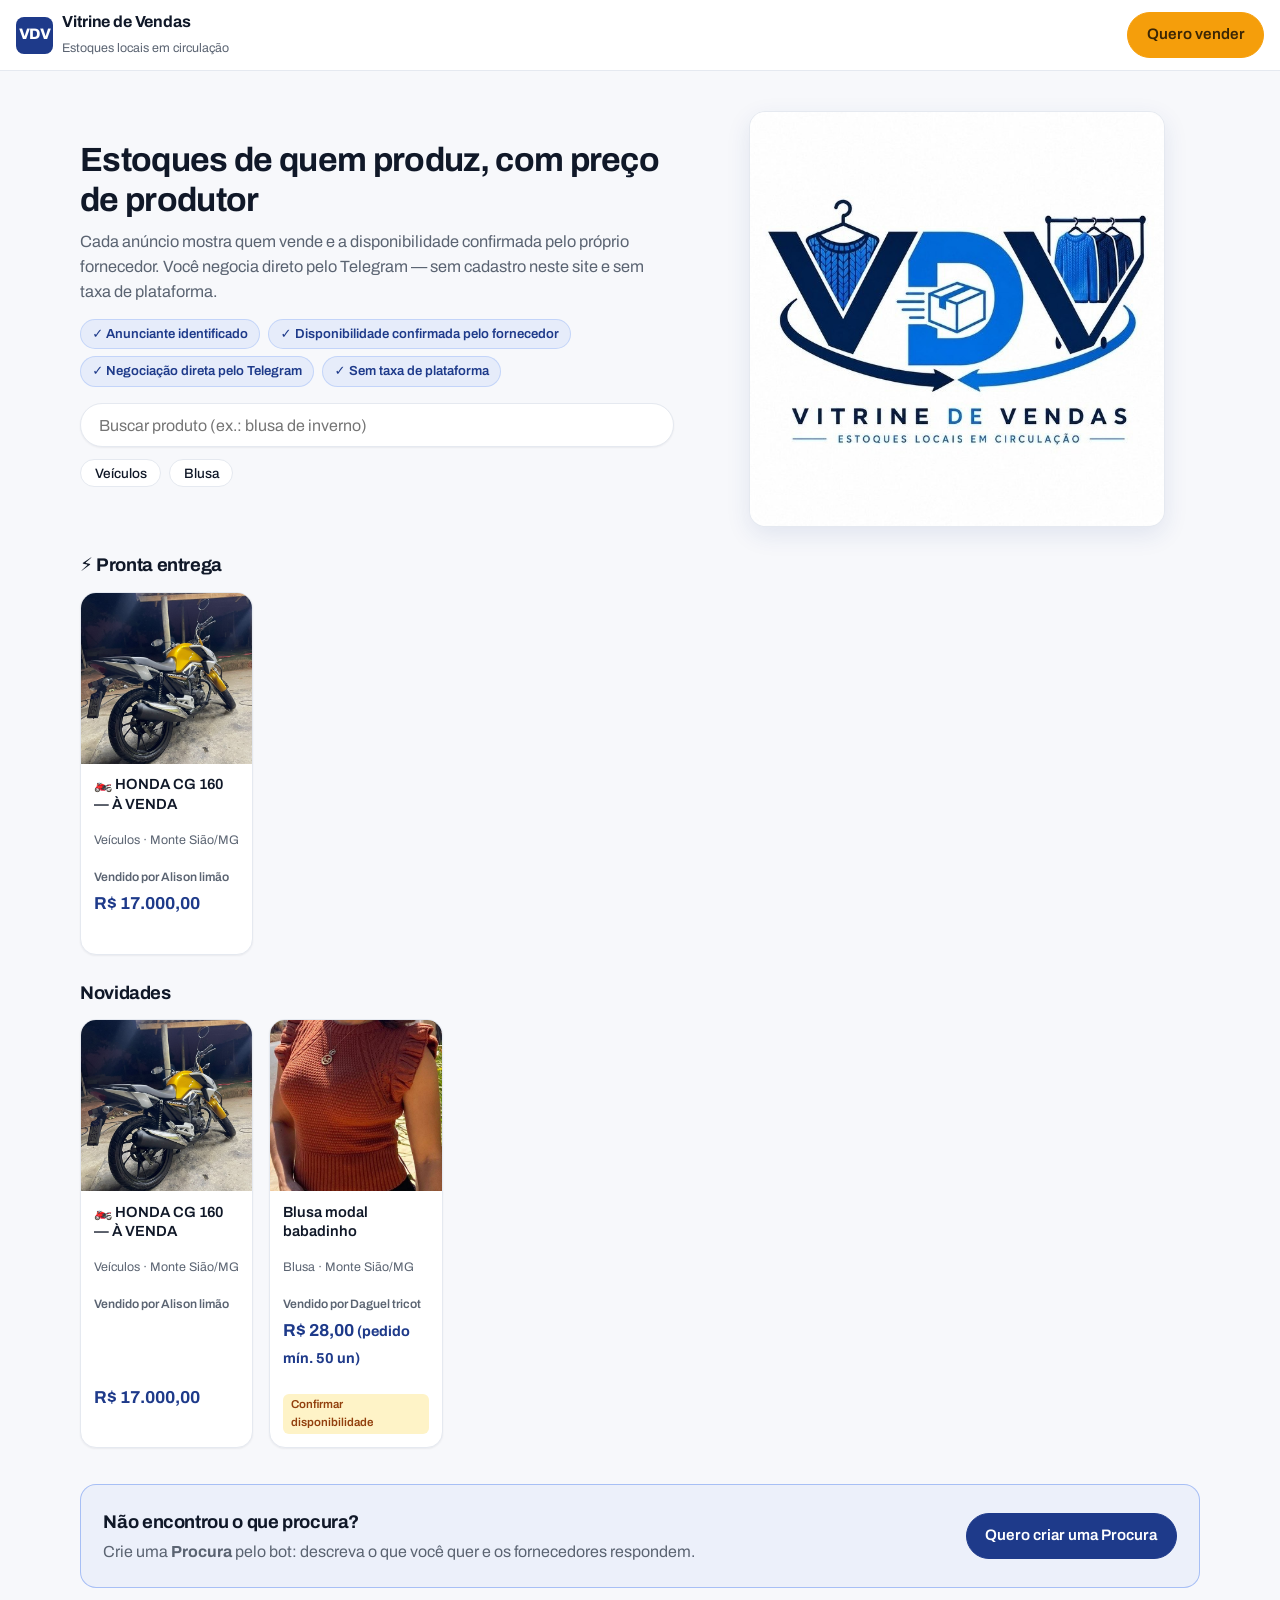
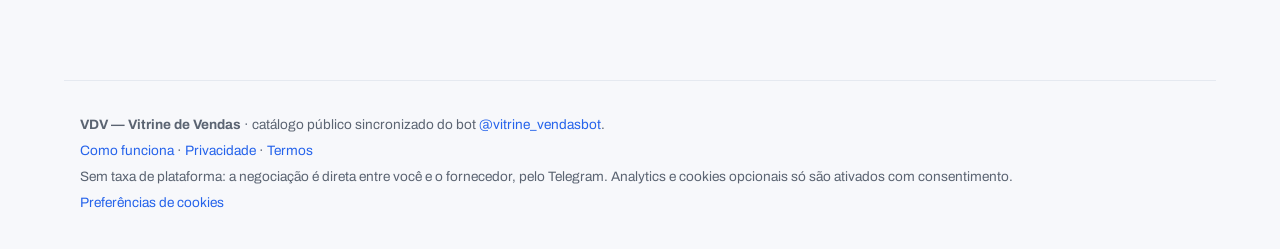
<file: index.html>
<!doctype html>
<html lang="pt-BR">
<head>
  <meta charset="utf-8">
  <meta name="viewport" content="width=device-width, initial-scale=1">
  <title>VDV — Vitrine de Vendas</title>
  <meta name="description" content="Catálogo público de estoques de fornecedores locais, com anunciante identificado e disponibilidade confirmada. Negocie direto pelo Telegram — sem taxa de plataforma.">
  <meta name="robots" content="index,follow">
  <link rel="canonical" href="https://alisonlimao.github.io/vendas/">
  <meta property="og:type" content="website">
  <meta property="og:site_name" content="VDV — Vitrine de Vendas">
  <meta property="og:url" content="https://alisonlimao.github.io/vendas/">
  <meta property="og:image" content="https://alisonlimao.github.io/vendas/assets/vdv-banner-share-1200x630.jpg">
  <meta property="og:image:width" content="1200">
  <meta property="og:image:height" content="630">
  <meta property="og:image:alt" content="VDV — Vitrine de Vendas. Estoques locais em circulação.">
  <meta name="twitter:card" content="summary_large_image">
  <script>
    window.dataLayer = window.dataLayer || [];
    function gtag(){ dataLayer.push(arguments); }
    function vdvGrantAnalyticsAndTrackPage() {
      gtag('consent', 'update', {
        'analytics_storage': 'granted'
      });
      if (window.__vdvAnalyticsPageTrackedAfterConsent) return;
      window.__vdvAnalyticsPageTrackedAfterConsent = true;
      gtag('event', 'page_view', {
        page_title: document.title,
        page_location: window.location.href,
        page_path: window.location.pathname + window.location.search
      });
    }

    gtag('consent', 'default', {
      'ad_storage': 'denied',
      'ad_user_data': 'denied',
      'ad_personalization': 'denied',
      'analytics_storage': 'denied',
      'wait_for_update': 500
    });
  </script>
  <script async src="https://www.googletagmanager.com/gtag/js?id=G-P22B9BLHBR"></script>
  <script>
    gtag('js', new Date());
    gtag('config', 'G-P22B9BLHBR', {
      'anonymize_ip': true
    });
  </script>
  <script
    type="text/javascript"
    src="https://www.termsfeed.com/public/cookie-consent/4.2.0/cookie-consent.js"
    charset="UTF-8"></script>
  <script type="text/javascript" charset="UTF-8">
    document.addEventListener('DOMContentLoaded', function () {
      if (!window.cookieconsent || !window.cookieconsent.run) return;
      cookieconsent.run({
        "notice_banner_type": "simple",
        "consent_type": "express",
        "palette": "dark",
        "language": "pt",
        "website_name": "VDV — Vitrine de Vendas",
        "open_preferences_center_selector": "#open_preferences_center",
        "page_load_consent_levels": ["strictly-necessary"],
        "notice_banner_reject_button_hide": false,
        "preferences_center_close_button_hide": false,
        "page_refresh_confirmation_buttons": false,
        "callbacks": {
          "scripts_specific_loaded": function(level) {
            switch(level) {
              case 'tracking':
                vdvGrantAnalyticsAndTrackPage();
                break;
              case 'targeting':
                gtag('consent', 'update', {
                  'ad_storage': 'granted',
                  'ad_user_data': 'granted',
                  'ad_personalization': 'granted'
                });
                break;
            }
          }
        },
        "callbacks_force": true
      });
    });
  </script>
  <link rel="stylesheet" href="assets/css/vdv.css">
</head>
<body data-page="home">
  <header class="topbar">
    <div class="brand">
      <span class="logo" aria-hidden="true">VDV</span>
      <div>
        <strong>Vitrine de Vendas</strong>
        <small>Estoques locais em circulação</small>
      </div>
    </div>
    <a class="btn btn-sell" data-deep-link="vender" data-ga-origin="cta_topo_vender" href="#">Quero vender</a>
  </header>

  <main>
    <section class="hero">
      <div class="hero-copy">
        <h1>Estoques de quem produz, com preço de produtor</h1>
        <p>Cada anúncio mostra quem vende e a disponibilidade confirmada pelo próprio fornecedor. Você negocia direto pelo Telegram — sem cadastro neste site e sem taxa de plataforma.</p>
        <ul class="trust-row" aria-label="Por que confiar">
          <li>✓ Anunciante identificado</li>
          <li>✓ Disponibilidade confirmada pelo fornecedor</li>
          <li>✓ Negociação direta pelo Telegram</li>
          <li>✓ Sem taxa de plataforma</li>
        </ul>
        <div class="searchbar">
          <input id="search" type="search" placeholder="Buscar produto (ex.: blusa de inverno)"
                 autocomplete="off" aria-label="Buscar produto">
        </div>
        <div id="categories" class="chips" aria-label="Categorias"></div>
      </div>
      <!-- Banner da arte oficial do VDV (VDV-20260831-05) -->
      <div class="hero-banner">
        <img src="assets/vdv-banner.jpg" alt="VDV — Vitrine de Vendas. Estoques locais em circulação" width="664" height="643">
      </div>
    </section>

    <p id="status" class="status" role="status"></p>

    <section id="results" hidden>
      <h2 id="results-title">Resultado da busca</h2>
      <div id="results-grid" class="grid"></div>
      <button id="clear-search" class="btn btn-ghost" hidden>Limpar busca</button>
    </section>

    <section id="section-pronta">
      <h2>⚡ Pronta entrega</h2>
      <div class="grid" data-slot="pronta"></div>
    </section>

    <section id="section-novidades">
      <h2>Novidades</h2>
      <div class="grid" id="grid-recent"></div>
    </section>

    <section id="section-empty" hidden>
      <h2>Nenhuma oferta por aqui ainda…</h2>
      <p>O catálogo está vazio agora. Volte em breve — ou peça o que você procura:</p>
    </section>

    <section class="cta-procura">
      <div>
        <h2>Não encontrou o que procura?</h2>
        <p>Crie uma <strong>Procura</strong> pelo bot: descreva o que você quer e os fornecedores respondem.</p>
      </div>
      <a class="btn btn-primary" data-deep-link="procura" data-ga-origin="cta_home_procura" href="#">Quero criar uma Procura</a>
    </section>
  </main>

  <footer>
    <p><strong>VDV — Vitrine de Vendas</strong> · catálogo público sincronizado do bot <a data-deep-link="home" data-ga-origin="rodape_bot" href="#">@vitrine_vendasbot</a>.</p>
    <p><a href="como-funciona.html">Como funciona</a> · <a href="privacidade.html">Privacidade</a> · <a href="termos.html">Termos</a></p>
    <p>Sem taxa de plataforma: a negociação é direta entre você e o fornecedor, pelo Telegram. Analytics e cookies opcionais só são ativados com consentimento.</p>
    <p><a href="#" id="open_preferences_center">Preferências de cookies</a></p>
  </footer>

  <script src="assets/js/app.js"></script>
  <noscript>
    Gerenciamento de consentimento de cookies por <a href="https://www.termsfeed.com/">TermsFeed</a>.
  </noscript>
</body>
</html>
</file>
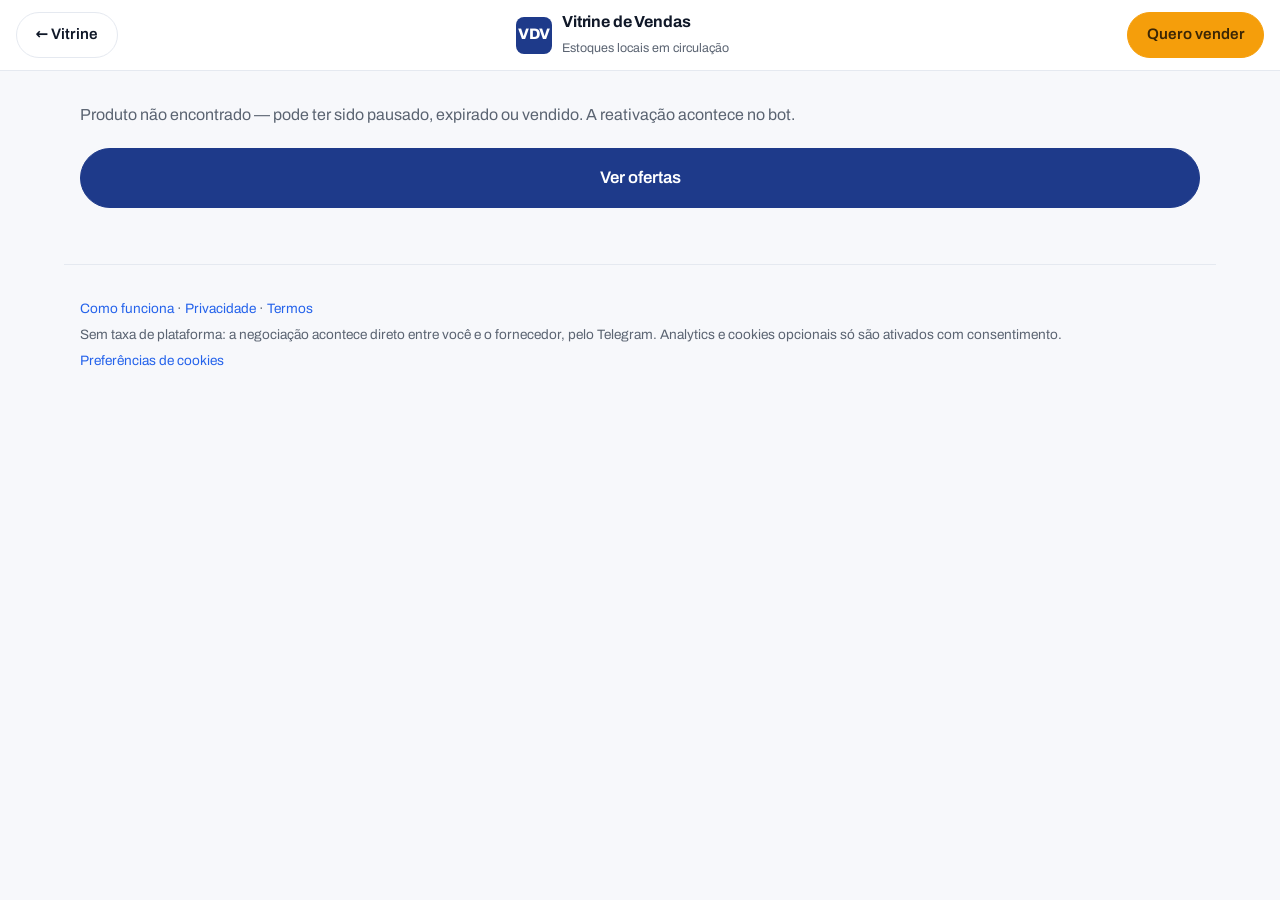
<file: produto/index.html>
<!doctype html>
<html lang="pt-BR">
<head>
  <meta charset="utf-8">
  <meta name="viewport" content="width=device-width, initial-scale=1">
  <title>Produto — VDV, Vitrine de Vendas</title>
  <meta name="description" content="Detalhes da oferta de atacado: preço, pedido mínimo, disponibilidade e contato pelo Telegram.">
  <meta name="robots" content="index,follow">
  <meta property="og:type" content="product">
  <meta property="og:site_name" content="VDV — Vitrine de Vendas">
  <!-- Opengraph completado dinamicamente (OG image precisa de URL absoluta).
       A imagem abaixo é o fallback quando o produto não renderiza og:image
       própria (banner oficial do VDV — VDV-20260831-05). -->
  <meta property="og:image" content="https://alisonlimao.github.io/vendas/assets/vdv-banner-share-1200x630.jpg">
  <meta property="og:image:width" content="1200">
  <meta property="og:image:height" content="630">
  <meta property="og:image:alt" content="VDV — Vitrine de Vendas. Estoques locais em circulação.">
  <meta name="twitter:card" content="summary_large_image">
  <meta property="og:title" content="Vitrine de Atacado">
  <meta property="og:description" content="Oferta de atacado — negocie pelo Telegram.">
  <script>
    window.dataLayer = window.dataLayer || [];
    function gtag(){ dataLayer.push(arguments); }
    function vdvGrantAnalyticsAndTrackPage() {
      gtag('consent', 'update', {
        'analytics_storage': 'granted'
      });
      if (window.__vdvAnalyticsPageTrackedAfterConsent) return;
      window.__vdvAnalyticsPageTrackedAfterConsent = true;
      gtag('event', 'page_view', {
        page_title: document.title,
        page_location: window.location.href,
        page_path: window.location.pathname + window.location.search
      });
    }

    gtag('consent', 'default', {
      'ad_storage': 'denied',
      'ad_user_data': 'denied',
      'ad_personalization': 'denied',
      'analytics_storage': 'denied',
      'wait_for_update': 500
    });
  </script>
  <script async src="https://www.googletagmanager.com/gtag/js?id=G-P22B9BLHBR"></script>
  <script>
    gtag('js', new Date());
    gtag('config', 'G-P22B9BLHBR', {
      'anonymize_ip': true
    });
  </script>
  <script
    type="text/javascript"
    src="https://www.termsfeed.com/public/cookie-consent/4.2.0/cookie-consent.js"
    charset="UTF-8"></script>
  <script type="text/javascript" charset="UTF-8">
    document.addEventListener('DOMContentLoaded', function () {
      if (!window.cookieconsent || !window.cookieconsent.run) return;
      cookieconsent.run({
        "notice_banner_type": "simple",
        "consent_type": "express",
        "palette": "dark",
        "language": "pt",
        "website_name": "VDV — Vitrine de Vendas",
        "open_preferences_center_selector": "#open_preferences_center",
        "page_load_consent_levels": ["strictly-necessary"],
        "notice_banner_reject_button_hide": false,
        "preferences_center_close_button_hide": false,
        "page_refresh_confirmation_buttons": false,
        "callbacks": {
          "scripts_specific_loaded": function(level) {
            switch(level) {
              case 'tracking':
                vdvGrantAnalyticsAndTrackPage();
                break;
              case 'targeting':
                gtag('consent', 'update', {
                  'ad_storage': 'granted',
                  'ad_user_data': 'granted',
                  'ad_personalization': 'granted'
                });
                break;
            }
          }
        },
        "callbacks_force": true
      });
    });
  </script>
  <link rel="stylesheet" href="../assets/css/vdv.css">
</head>
<body data-page="produto">
  <header class="topbar">
    <a class="btn btn-ghost" href=".." data-ga-origin="produto_voltar">&larr; Vitrine</a>
    <div class="brand">
      <span class="logo" aria-hidden="true">VDV</span>
      <div>
        <strong>Vitrine de Vendas</strong>
        <small>Estoques locais em circulação</small>
      </div>
    </div>
    <a class="btn btn-sell" data-deep-link="vender" data-ga-origin="produto_topo_vender" href="#">Quero vender</a>
  </header>

  <main id="produto-main">
    <p id="status" class="status" role="status">Carregando…</p>
  </main>

  <footer>
    <p><a href="../como-funciona.html">Como funciona</a> · <a href="../privacidade.html">Privacidade</a> · <a href="../termos.html">Termos</a></p>
    <p>Sem taxa de plataforma: a negociação acontece direto entre você e o fornecedor, pelo Telegram. Analytics e cookies opcionais só são ativados com consentimento.</p>
    <p><a href="#" id="open_preferences_center">Preferências de cookies</a></p>
  </footer>

  <script src="../assets/js/app.js"></script>
  <noscript>
    Gerenciamento de consentimento de cookies por <a href="https://www.termsfeed.com/">TermsFeed</a>.
  </noscript>
</body>
</html>
</file>
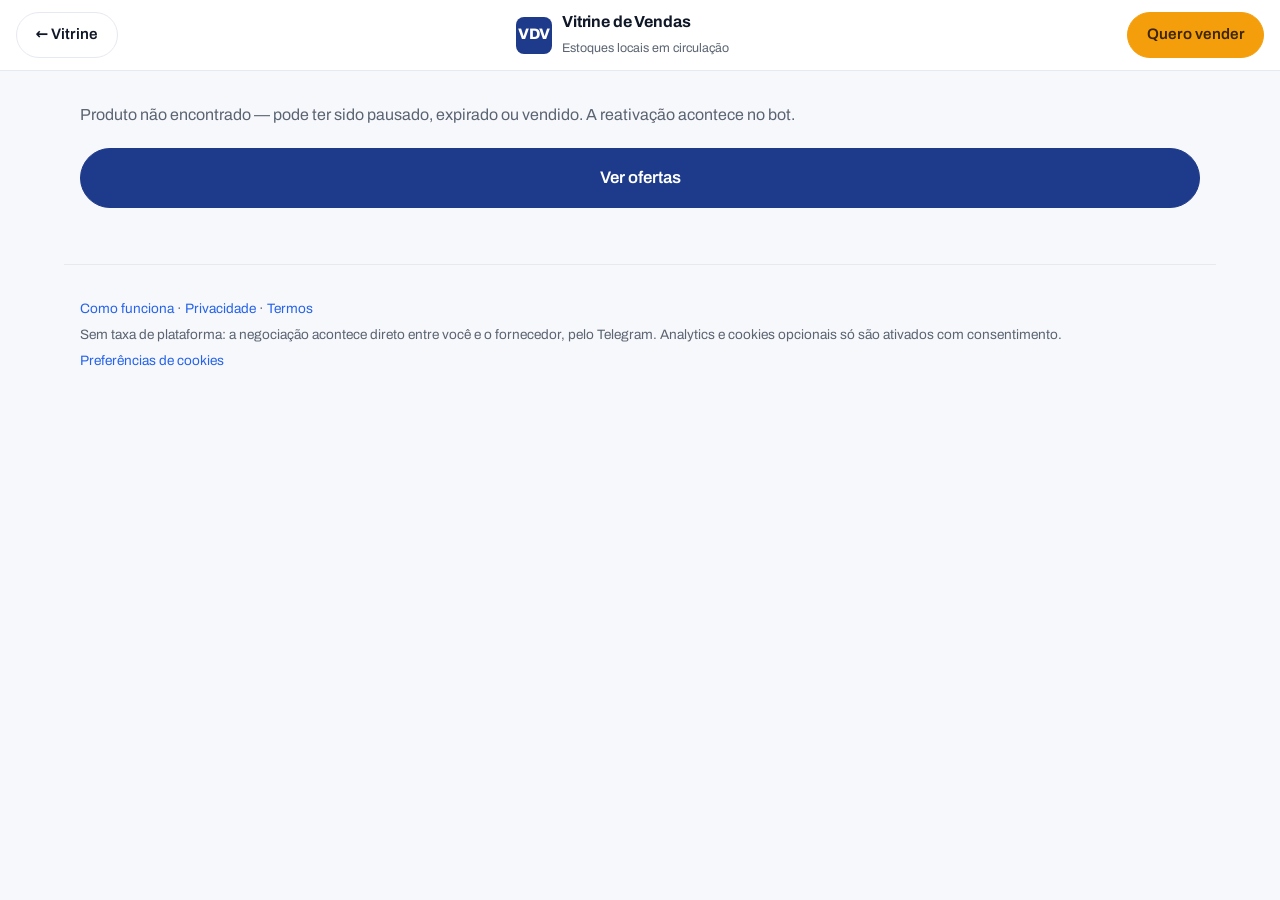
<file: produto/4198839a-d872-4cc9-9910-50ff163cc6e4/index.html>
<!doctype html>
<html lang="pt-BR">
<head>
<meta charset="utf-8">
<meta name="viewport" content="width=device-width, initial-scale=1">
<title>Anúncio indisponível — VDV, Vitrine de Vendas</title>
<meta name="robots" content="noindex">
<meta property="og:type" content="website">
<meta property="og:site_name" content="VDV — Vitrine de Vendas">
<meta property="og:title" content="Anúncio indisponível — VDV, Vitrine de Vendas">
<meta property="og:description"
      content="Este anúncio não está mais disponível na vitrine. Veja as ofertas atuais no bot.">
<meta property="og:url" content="https://alisonlimao.github.io/vendas/produto/4198839a-d872-4cc9-9910-50ff163cc6e4/">
<link rel="canonical" href="https://alisonlimao.github.io/vendas/produto/4198839a-d872-4cc9-9910-50ff163cc6e4/">
<meta http-equiv="refresh" content="0; url=../index.html?id=4198839a-d872-4cc9-9910-50ff163cc6e4">
</head>
<body>
<p>Este anúncio não está mais disponível. <a href="../index.html?id=4198839a-d872-4cc9-9910-50ff163cc6e4">Ver ofertas atuais</a>.</p>
<script>location.replace("../index.html?id=4198839a-d872-4cc9-9910-50ff163cc6e4");</script>
</body>
</html>
</file>
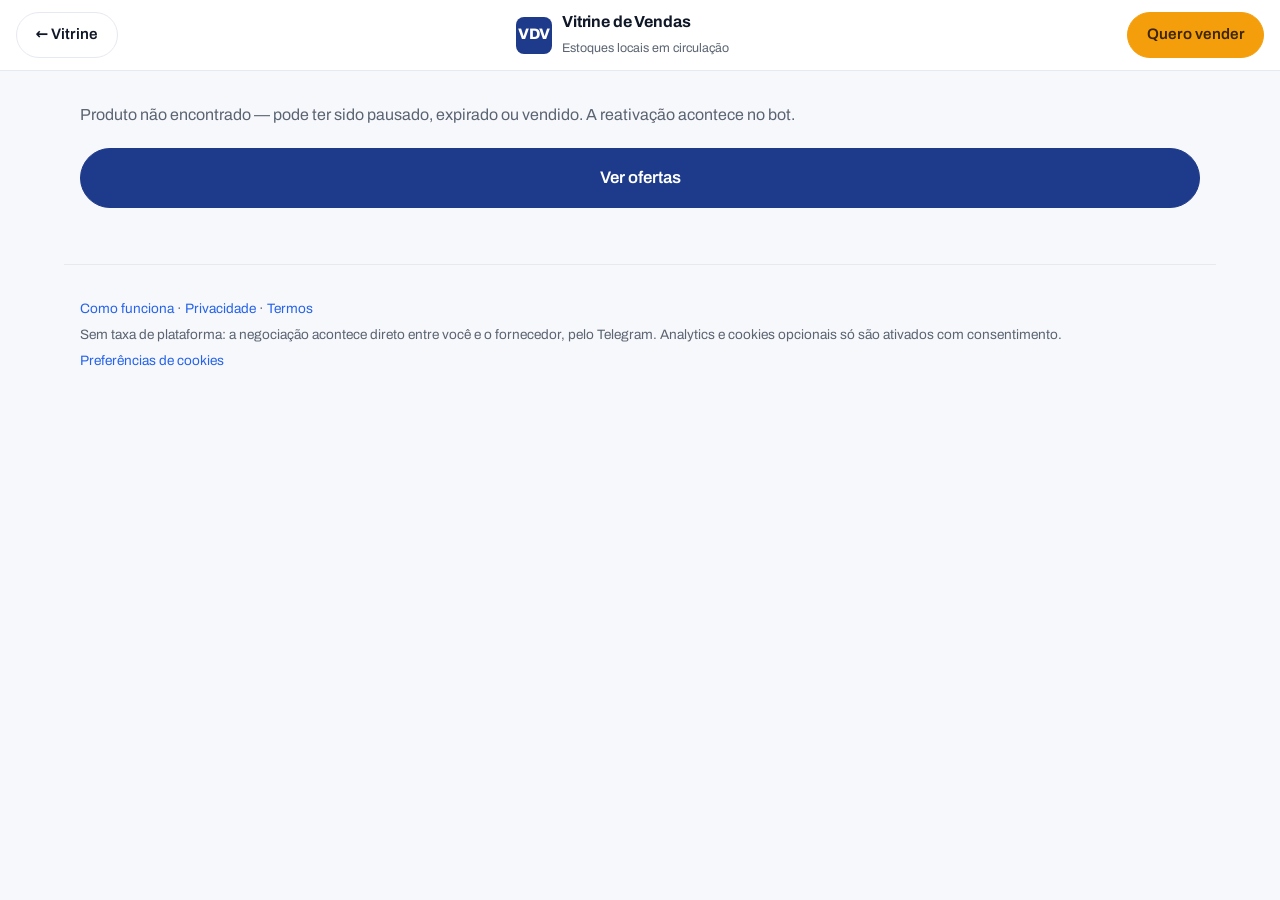
<file: produto/67d16995-1020-456a-af03-ecd896a22376/index.html>
<!doctype html>
<html lang="pt-BR">
<head>
<meta charset="utf-8">
<meta name="viewport" content="width=device-width, initial-scale=1">
<title>Anúncio indisponível — VDV, Vitrine de Vendas</title>
<meta name="robots" content="noindex">
<meta property="og:type" content="website">
<meta property="og:site_name" content="VDV — Vitrine de Vendas">
<meta property="og:title" content="Anúncio indisponível — VDV, Vitrine de Vendas">
<meta property="og:description"
      content="Este anúncio não está mais disponível na vitrine. Veja as ofertas atuais no bot.">
<meta property="og:url" content="https://alisonlimao.github.io/vendas/produto/67d16995-1020-456a-af03-ecd896a22376/">
<link rel="canonical" href="https://alisonlimao.github.io/vendas/produto/67d16995-1020-456a-af03-ecd896a22376/">
<meta http-equiv="refresh" content="0; url=../index.html?id=67d16995-1020-456a-af03-ecd896a22376">
</head>
<body>
<p>Este anúncio não está mais disponível. <a href="../index.html?id=67d16995-1020-456a-af03-ecd896a22376">Ver ofertas atuais</a>.</p>
<script>location.replace("../index.html?id=67d16995-1020-456a-af03-ecd896a22376");</script>
</body>
</html>
</file>
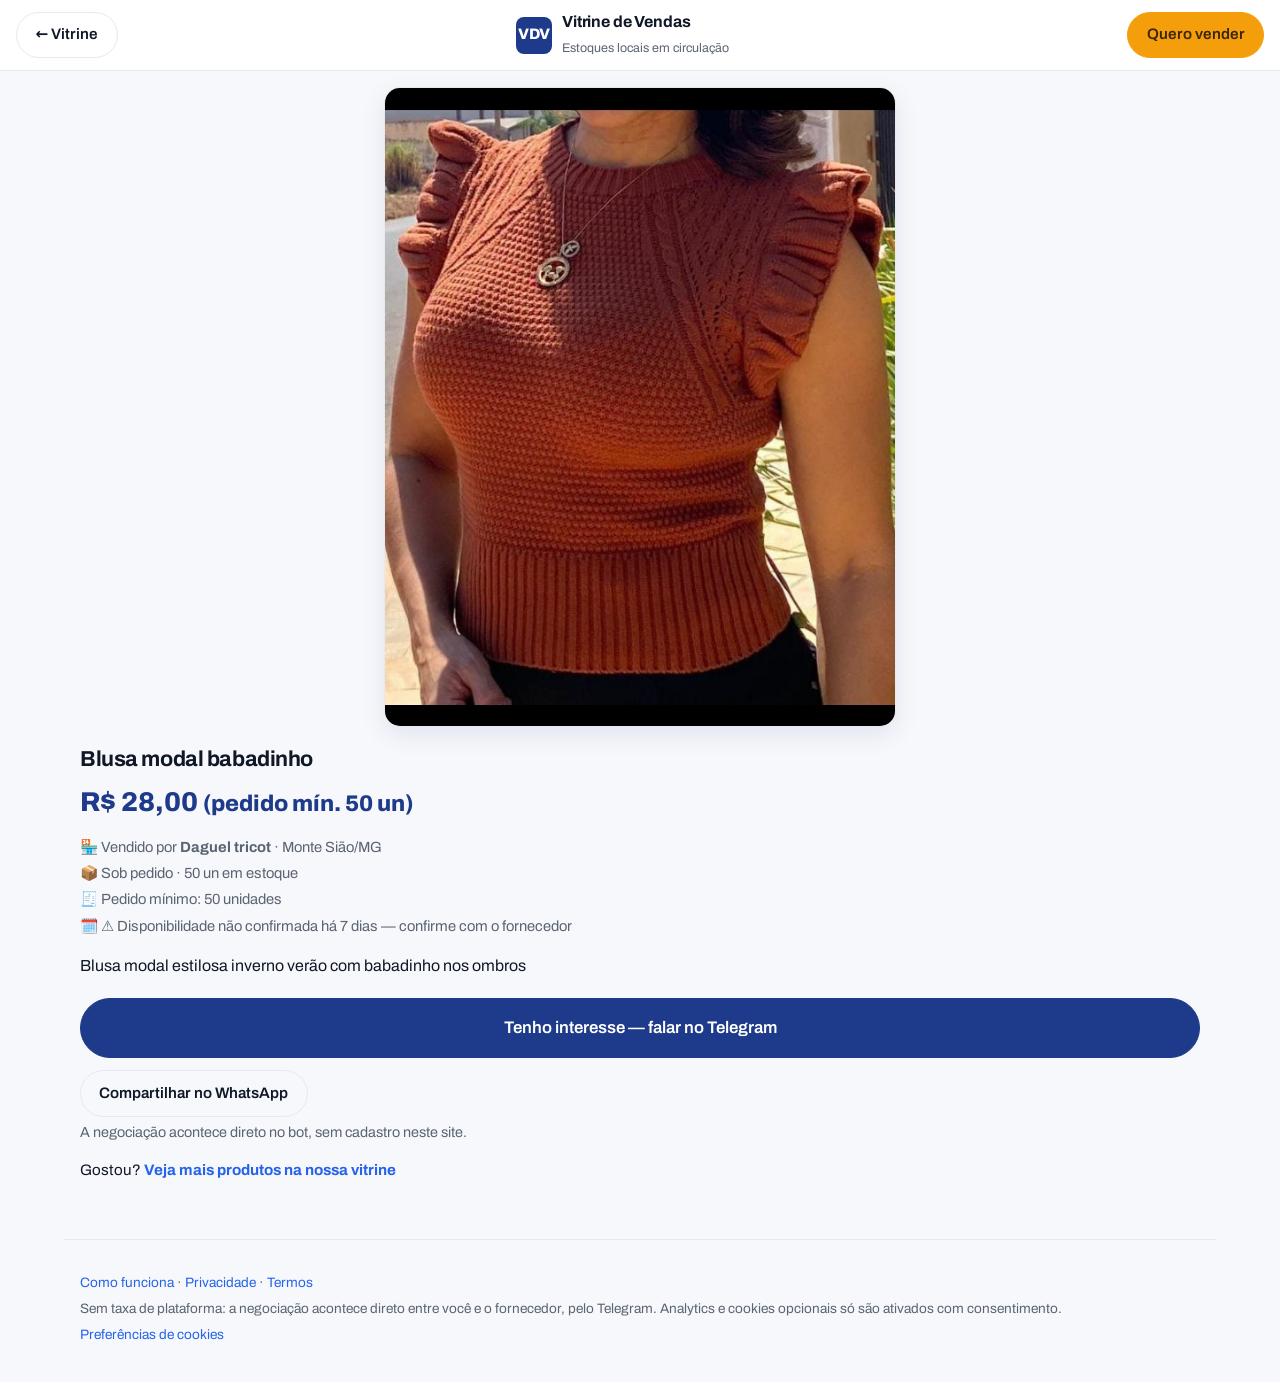
<file: produto/973b2c9d-8d82-45b1-87cc-3c160be64446/index.html>
<!doctype html>
<html lang="pt-BR">
<head>
<meta charset="utf-8">
<meta name="viewport" content="width=device-width, initial-scale=1">
<title>Blusa modal babadinho — VDV, Vitrine de Vendas</title>
<meta name="robots" content="noindex">
<meta property="og:type" content="product">
<meta property="og:site_name" content="VDV — Vitrine de Vendas">
<meta property="og:title" content="Blusa modal babadinho — atacado em Monte Sião/MG">
<meta property="og:description" content="Blusa modal estilosa inverno verão com babadinho nos ombros — R$ 28,00 (pedido mín. 50 un) · Sob pedido, 50 un · Monte Sião/MG · negocie pelo Telegram.">
<meta property="og:image" content="https://alisonlimao.github.io/vendas/assets/products/973b2c9d-8d82-45b1-87cc-3c160be64446-og.jpg">
<meta property="og:image:width" content="1200">
<meta property="og:image:height" content="630">
<meta property="og:url" content="https://alisonlimao.github.io/vendas/produto/973b2c9d-8d82-45b1-87cc-3c160be64446/">
<meta name="twitter:card" content="summary_large_image">
<link rel="canonical" href="https://alisonlimao.github.io/vendas/produto/973b2c9d-8d82-45b1-87cc-3c160be64446/">
<meta http-equiv="refresh" content="0; url=../index.html?id=973b2c9d-8d82-45b1-87cc-3c160be64446">
</head>
<body>
<p>Redirecionando para o anúncio… <a href="../index.html?id=973b2c9d-8d82-45b1-87cc-3c160be64446">Ver anúncio completo</a>.</p>
<script>location.replace("../index.html?id=973b2c9d-8d82-45b1-87cc-3c160be64446");</script>
</body>
</html>
</file>
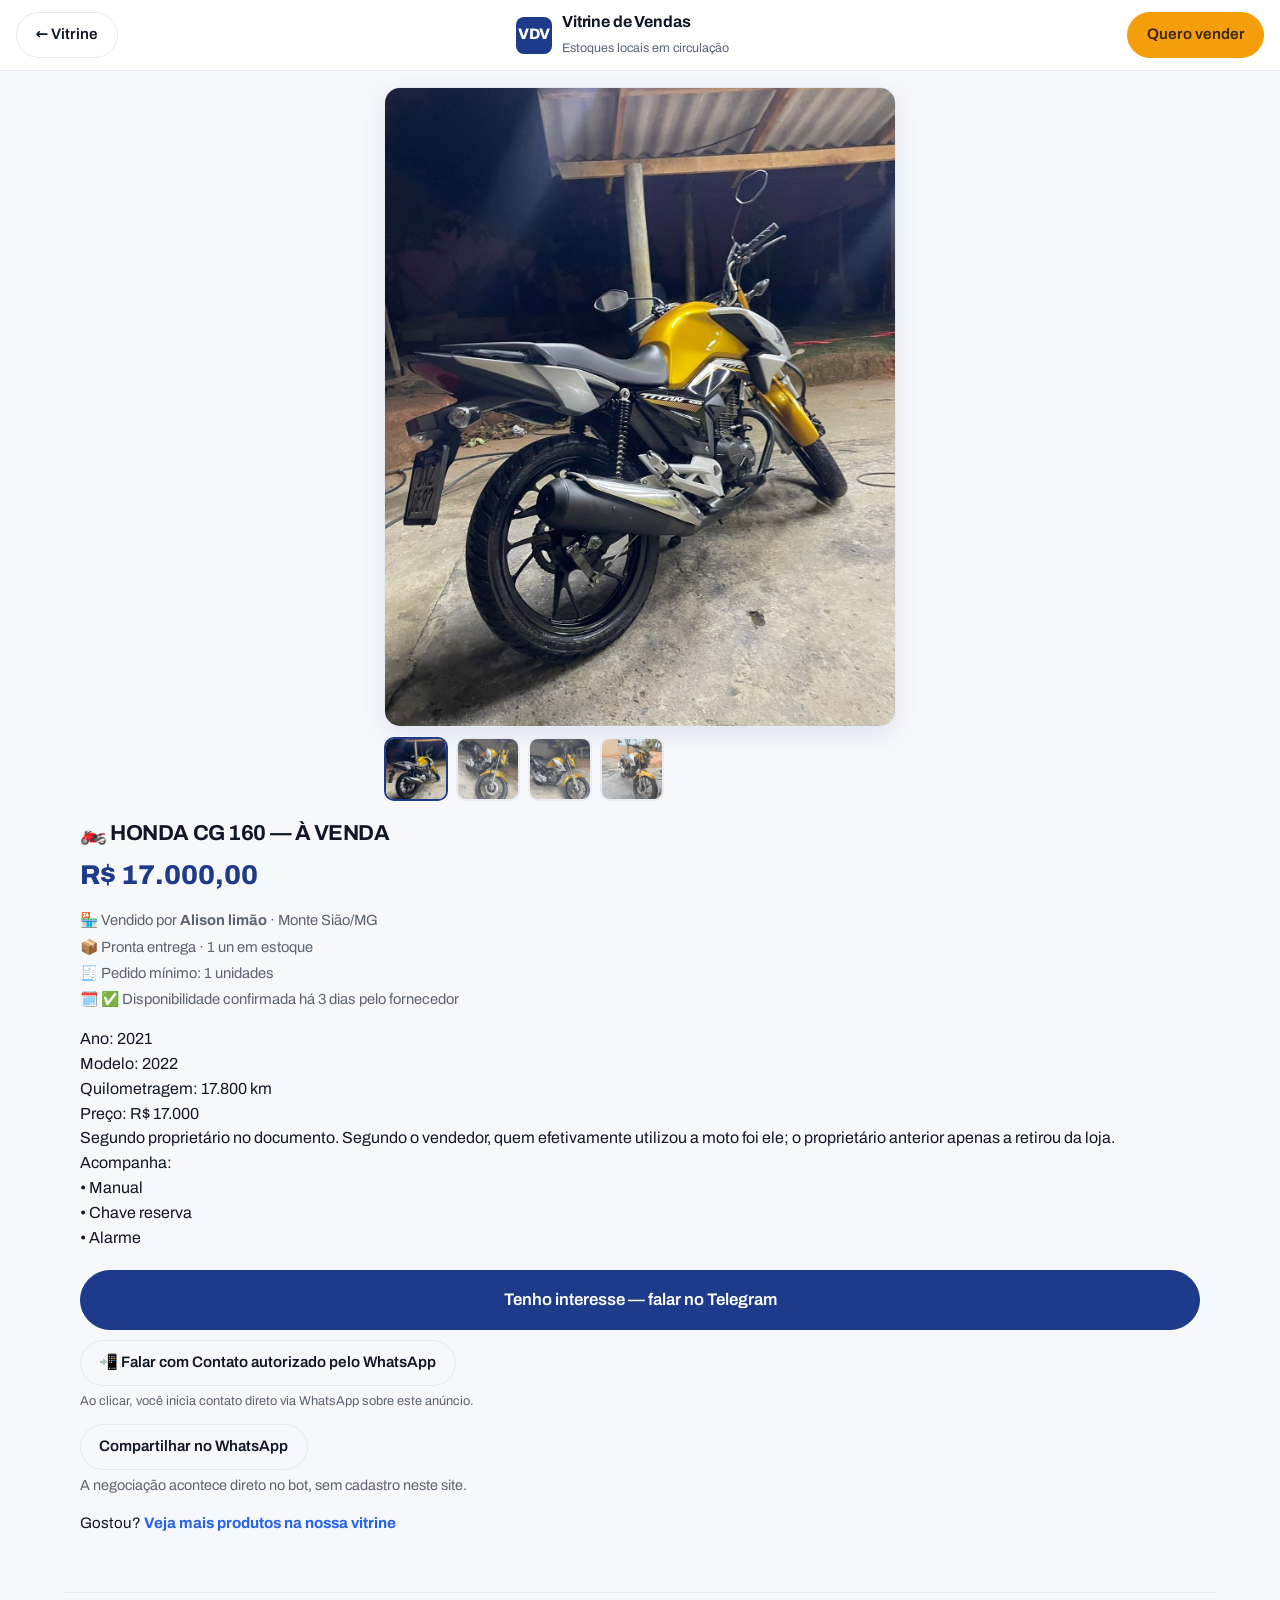
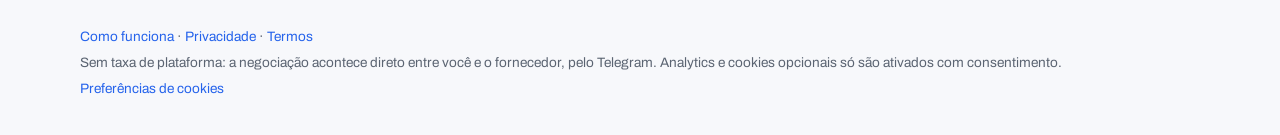
<file: produto/d58b9b1b-8d8a-43e6-80ca-553435d11a0a/index.html>
<!doctype html>
<html lang="pt-BR">
<head>
<meta charset="utf-8">
<meta name="viewport" content="width=device-width, initial-scale=1">
<title>🏍️ HONDA CG 160 — À VENDA — VDV, Vitrine de Vendas</title>
<meta name="robots" content="noindex">
<meta property="og:type" content="product">
<meta property="og:site_name" content="VDV — Vitrine de Vendas">
<meta property="og:title" content="🏍️ HONDA CG 160 — À VENDA — atacado em Monte Sião/MG">
<meta property="og:description" content="Ano: 2021 Modelo: 2022 Quilometragem: 17.800 km Preço: R$ 17.000 Segundo proprietário no documento. Segundo o vendedor, quem efetivamente ut — R$ 17.000,00 (pedido mín. 1 un) · Pronta entrega, 1 un · Monte Sião/MG · negocie pelo Telegram.">
<meta property="og:image" content="https://alisonlimao.github.io/vendas/assets/products/d58b9b1b-8d8a-43e6-80ca-553435d11a0a-og.jpg">
<meta property="og:image:width" content="1200">
<meta property="og:image:height" content="630">
<meta property="og:url" content="https://alisonlimao.github.io/vendas/produto/d58b9b1b-8d8a-43e6-80ca-553435d11a0a/">
<meta name="twitter:card" content="summary_large_image">
<link rel="canonical" href="https://alisonlimao.github.io/vendas/produto/d58b9b1b-8d8a-43e6-80ca-553435d11a0a/">
<meta http-equiv="refresh" content="0; url=../index.html?id=d58b9b1b-8d8a-43e6-80ca-553435d11a0a">
</head>
<body>
<p>Redirecionando para o anúncio… <a href="../index.html?id=d58b9b1b-8d8a-43e6-80ca-553435d11a0a">Ver anúncio completo</a>.</p>
<script>location.replace("../index.html?id=d58b9b1b-8d8a-43e6-80ca-553435d11a0a");</script>
</body>
</html>
</file>
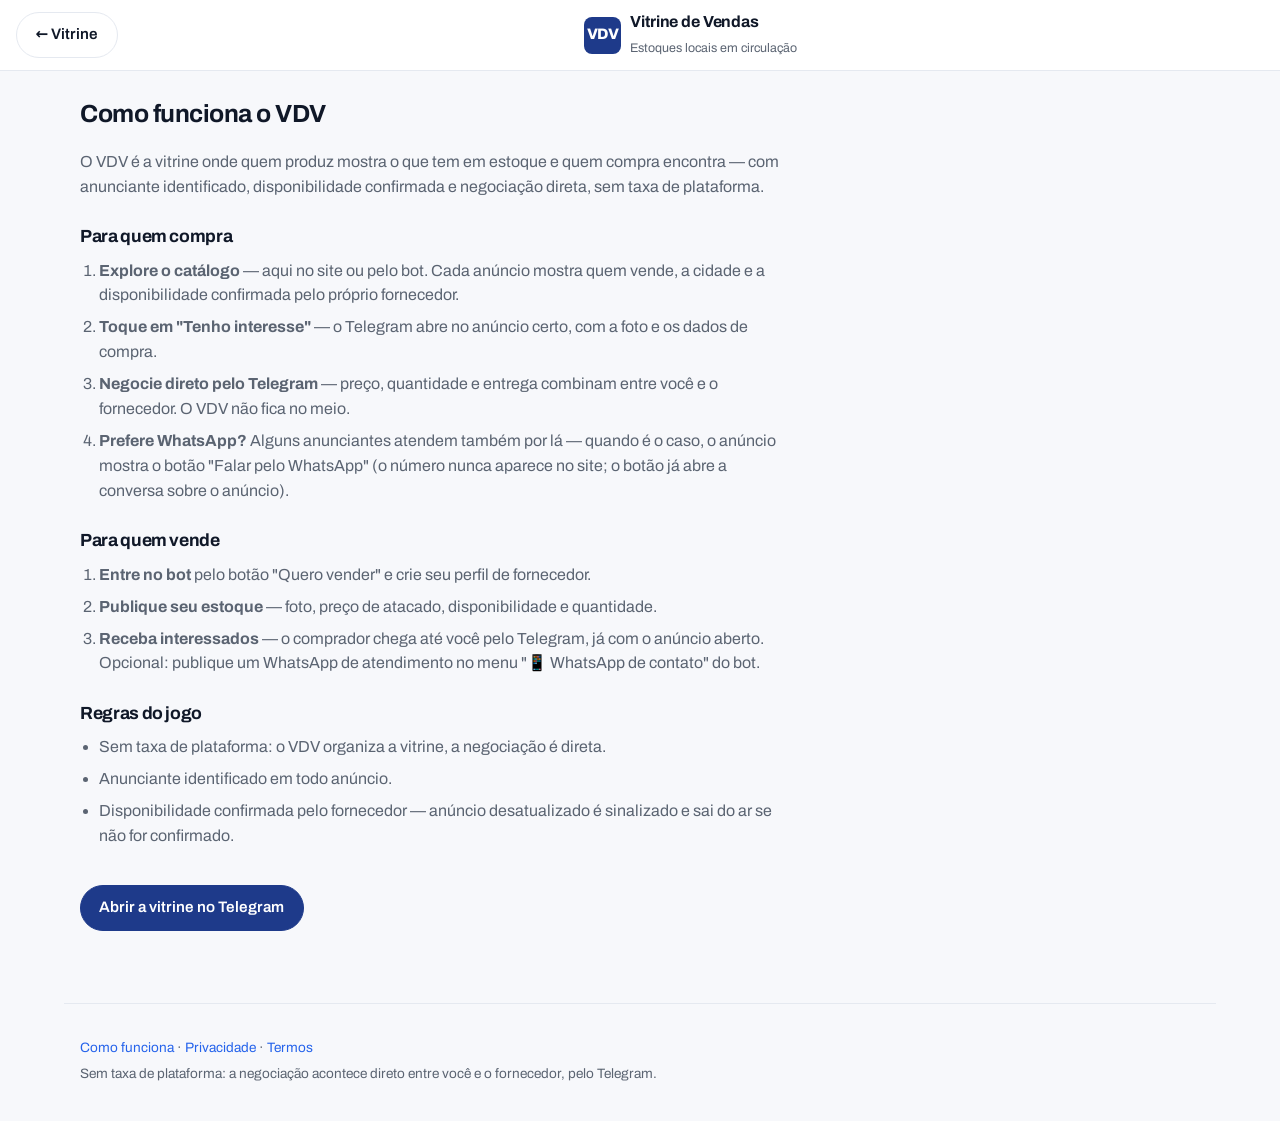
<file: como-funciona.html>
<!doctype html>
<html lang="pt-BR">
<head>
  <meta charset="utf-8">
  <meta name="viewport" content="width=device-width, initial-scale=1">
  <title>Como funciona — VDV, Vitrine de Vendas</title>
  <meta name="description" content="Como funciona o VDV: explore estoques publicados por fornecedores, toque em interesse e negocie direto pelo Telegram — sem taxa de plataforma.">
  <meta name="robots" content="index,follow">
  <link rel="canonical" href="https://alisonlimao.github.io/vendas/como-funciona.html">
  <link rel="stylesheet" href="assets/css/vdv.css">
</head>
<body data-page="institucional">
  <header class="topbar">
    <a class="btn btn-ghost" href="index.html">&larr; Vitrine</a>
    <div class="brand">
      <span class="logo" aria-hidden="true">VDV</span>
      <div>
        <strong>Vitrine de Vendas</strong>
        <small>Estoques locais em circulação</small>
      </div>
    </div>
    <span></span>
  </header>

  <main>
    <section class="prose">
      <h1>Como funciona o VDV</h1>
      <p>O VDV é a vitrine onde quem produz mostra o que tem em estoque e quem compra encontra — com anunciante identificado, disponibilidade confirmada e negociação direta, sem taxa de plataforma.</p>

      <h2>Para quem compra</h2>
      <ol>
        <li><strong>Explore o catálogo</strong> — aqui no site ou pelo bot. Cada anúncio mostra quem vende, a cidade e a disponibilidade confirmada pelo próprio fornecedor.</li>
        <li><strong>Toque em "Tenho interesse"</strong> — o Telegram abre no anúncio certo, com a foto e os dados de compra.</li>
        <li><strong>Negocie direto pelo Telegram</strong> — preço, quantidade e entrega combinam entre você e o fornecedor. O VDV não fica no meio.</li>
        <li><strong>Prefere WhatsApp?</strong> Alguns anunciantes atendem também por lá — quando é o caso, o anúncio mostra o botão "Falar pelo WhatsApp" (o número nunca aparece no site; o botão já abre a conversa sobre o anúncio).</li>
      </ol>

      <h2>Para quem vende</h2>
      <ol>
        <li><strong>Entre no bot</strong> pelo botão "Quero vender" e crie seu perfil de fornecedor.</li>
        <li><strong>Publique seu estoque</strong> — foto, preço de atacado, disponibilidade e quantidade.</li>
        <li><strong>Receba interessados</strong> — o comprador chega até você pelo Telegram, já com o anúncio aberto. Opcional: publique um WhatsApp de atendimento no menu "📱 WhatsApp de contato" do bot.</li>
      </ol>

      <h2>Regras do jogo</h2>
      <ul>
        <li>Sem taxa de plataforma: o VDV organiza a vitrine, a negociação é direta.</li>
        <li>Anunciante identificado em todo anúncio.</li>
        <li>Disponibilidade confirmada pelo fornecedor — anúncio desatualizado é sinalizado e sai do ar se não for confirmado.</li>
      </ul>

      <p><a class="btn btn-primary" data-deep-link="home" data-ga-origin="como_funciona_cta" href="#">Abrir a vitrine no Telegram</a></p>
    </section>
  </main>

  <footer>
    <p><a href="como-funciona.html">Como funciona</a> · <a href="privacidade.html">Privacidade</a> · <a href="termos.html">Termos</a></p>
    <p>Sem taxa de plataforma: a negociação acontece direto entre você e o fornecedor, pelo Telegram.</p>
  </footer>

  <script src="assets/js/app.js"></script>
</body>
</html>
</file>
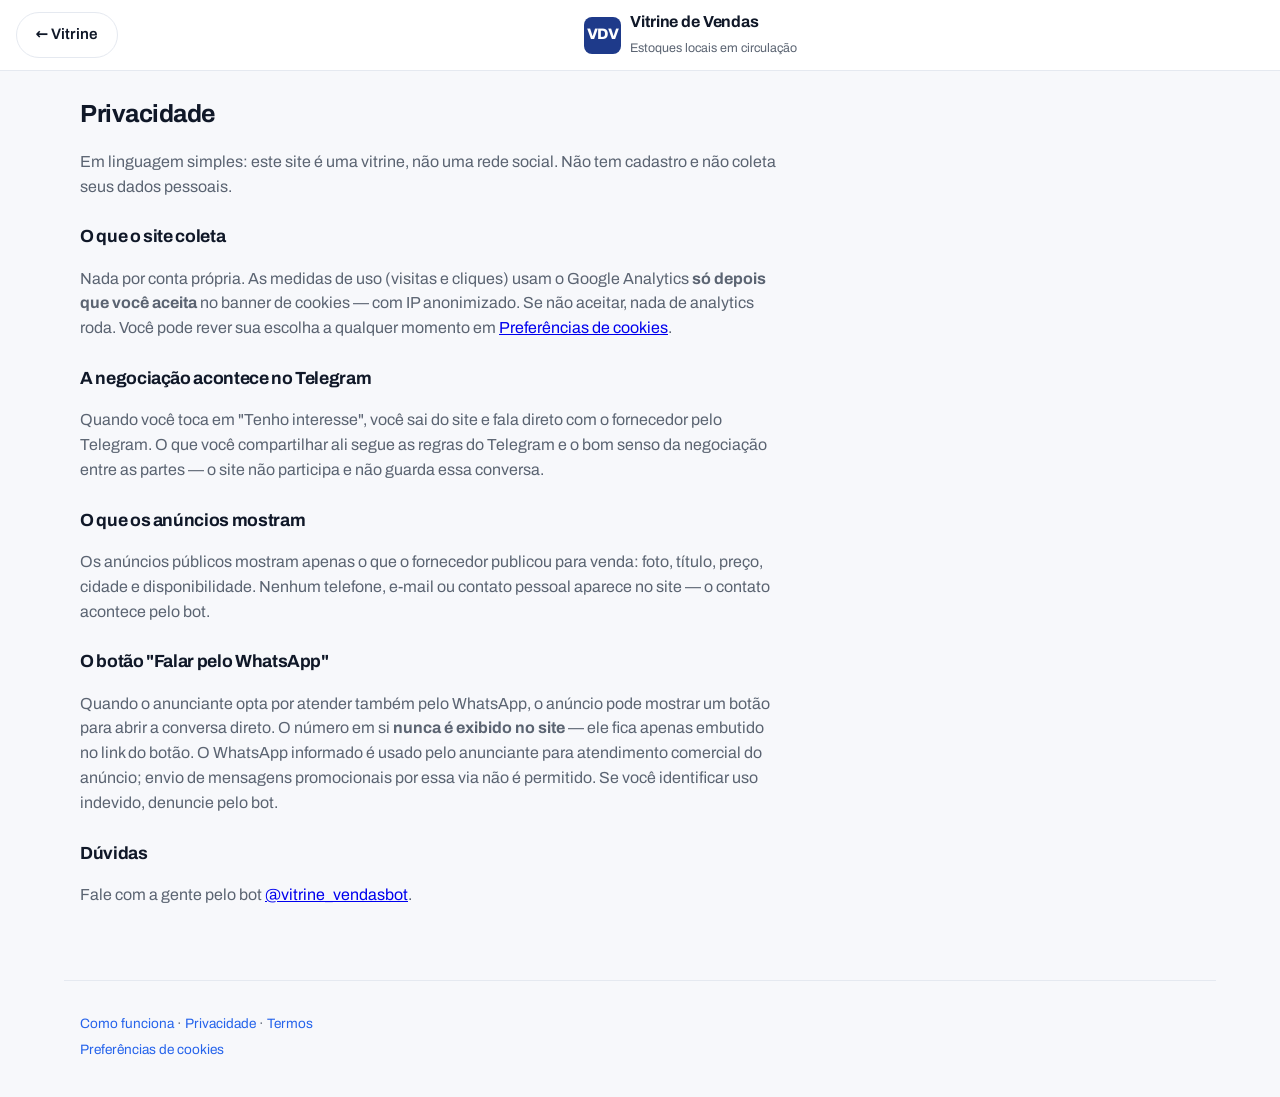
<file: privacidade.html>
<!doctype html>
<html lang="pt-BR">
<head>
  <meta charset="utf-8">
  <meta name="viewport" content="width=device-width, initial-scale=1">
  <title>Privacidade — VDV, Vitrine de Vendas</title>
  <meta name="description" content="Privacidade no VDV: o site não tem cadastro nem coleta dados pessoais; analytics opcional só com consentimento; a negociação acontece no Telegram.">
  <meta name="robots" content="index,follow">
  <link rel="canonical" href="https://alisonlimao.github.io/vendas/privacidade.html">
  <link rel="stylesheet" href="assets/css/vdv.css">
</head>
<body data-page="institucional">
  <header class="topbar">
    <a class="btn btn-ghost" href="index.html">&larr; Vitrine</a>
    <div class="brand">
      <span class="logo" aria-hidden="true">VDV</span>
      <div>
        <strong>Vitrine de Vendas</strong>
        <small>Estoques locais em circulação</small>
      </div>
    </div>
    <span></span>
  </header>

  <main>
    <section class="prose">
      <h1>Privacidade</h1>
      <p>Em linguagem simples: este site é uma vitrine, não uma rede social. Não tem cadastro e não coleta seus dados pessoais.</p>

      <h2>O que o site coleta</h2>
      <p>Nada por conta própria. As medidas de uso (visitas e cliques) usam o Google Analytics <strong>só depois que você aceita</strong> no banner de cookies — com IP anonimizado. Se não aceitar, nada de analytics roda. Você pode rever sua escolha a qualquer momento em <a href="#" id="open_preferences_center">Preferências de cookies</a>.</p>

      <h2>A negociação acontece no Telegram</h2>
      <p>Quando você toca em "Tenho interesse", você sai do site e fala direto com o fornecedor pelo Telegram. O que você compartilhar ali segue as regras do Telegram e o bom senso da negociação entre as partes — o site não participa e não guarda essa conversa.</p>

      <h2>O que os anúncios mostram</h2>
      <p>Os anúncios públicos mostram apenas o que o fornecedor publicou para venda: foto, título, preço, cidade e disponibilidade. Nenhum telefone, e-mail ou contato pessoal aparece no site — o contato acontece pelo bot.</p>

      <h2>O botão "Falar pelo WhatsApp"</h2>
      <p>Quando o anunciante opta por atender também pelo WhatsApp, o anúncio pode mostrar um botão para abrir a conversa direto. O número em si <strong>nunca é exibido no site</strong> — ele fica apenas embutido no link do botão. O WhatsApp informado é usado pelo anunciante para atendimento comercial do anúncio; envio de mensagens promocionais por essa via não é permitido. Se você identificar uso indevido, denuncie pelo bot.</p>

      <h2>Dúvidas</h2>
      <p>Fale com a gente pelo bot <a data-deep-link="home" data-ga-origin="privacidade_cta" href="#">@vitrine_vendasbot</a>.</p>
    </section>
  </main>

  <footer>
    <p><a href="como-funciona.html">Como funciona</a> · <a href="privacidade.html">Privacidade</a> · <a href="termos.html">Termos</a></p>
    <p><a href="#" id="open_preferences_center">Preferências de cookies</a></p>
  </footer>

  <script src="assets/js/app.js"></script>
</body>
</html>
</file>
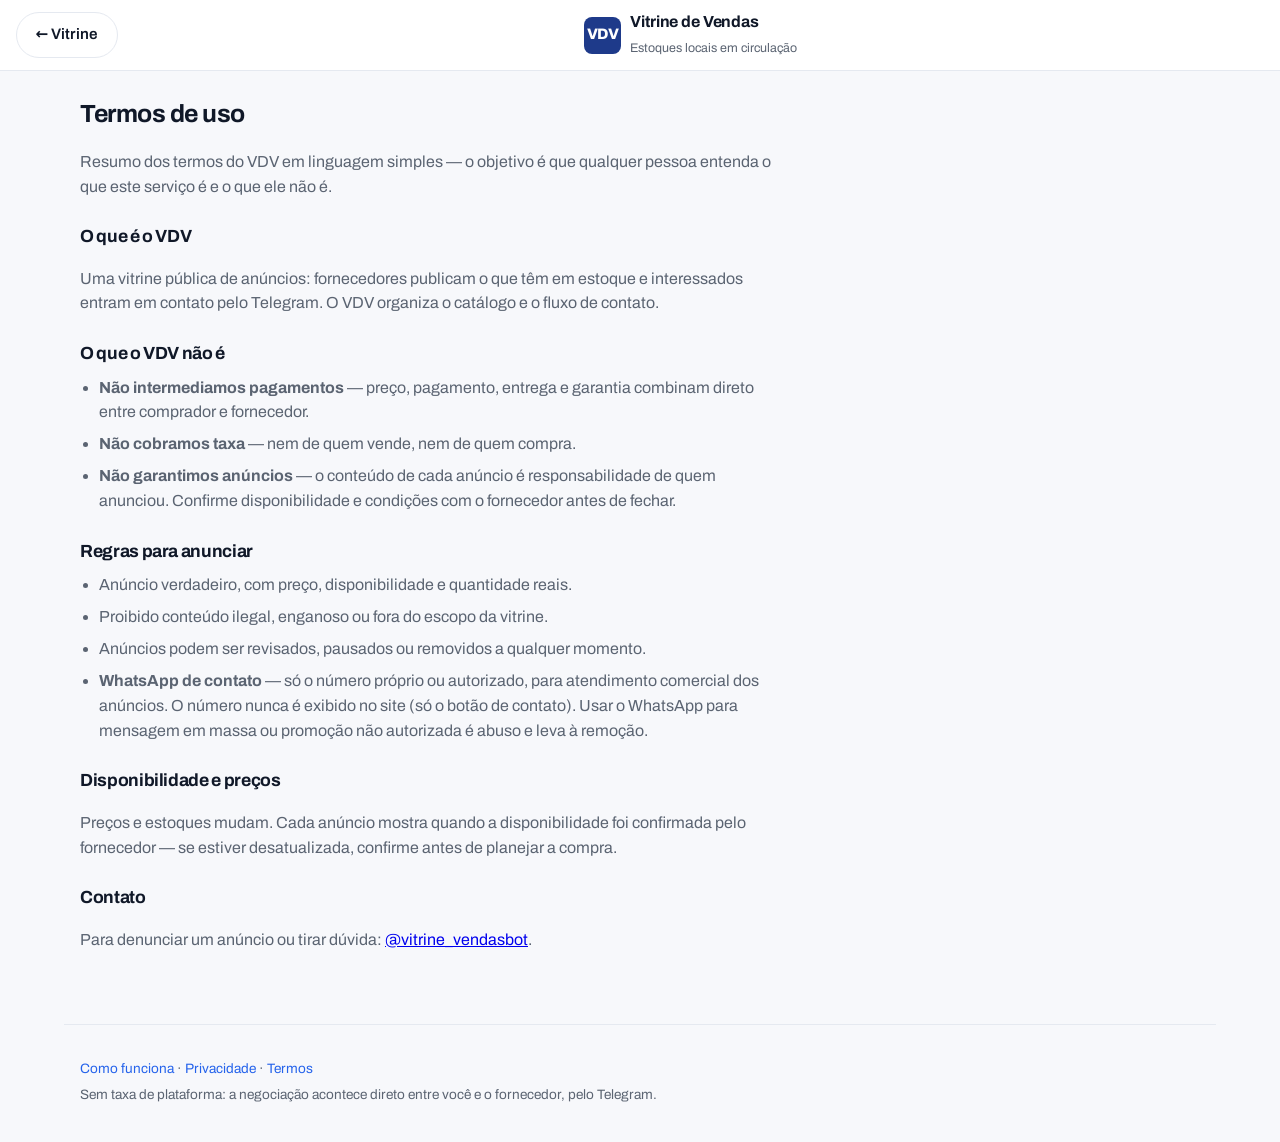
<file: termos.html>
<!doctype html>
<html lang="pt-BR">
<head>
  <meta charset="utf-8">
  <meta name="viewport" content="width=device-width, initial-scale=1">
  <title>Termos de uso — VDV, Vitrine de Vendas</title>
  <meta name="description" content="Termos de uso do VDV em linguagem simples: vitrine pública de anúncios, negociação direta pelo Telegram, conteúdo de responsabilidade de quem anunciou.">
  <meta name="robots" content="index,follow">
  <link rel="canonical" href="https://alisonlimao.github.io/vendas/termos.html">
  <link rel="stylesheet" href="assets/css/vdv.css">
</head>
<body data-page="institucional">
  <header class="topbar">
    <a class="btn btn-ghost" href="index.html">&larr; Vitrine</a>
    <div class="brand">
      <span class="logo" aria-hidden="true">VDV</span>
      <div>
        <strong>Vitrine de Vendas</strong>
        <small>Estoques locais em circulação</small>
      </div>
    </div>
    <span></span>
  </header>

  <main>
    <section class="prose">
      <h1>Termos de uso</h1>
      <p>Resumo dos termos do VDV em linguagem simples — o objetivo é que qualquer pessoa entenda o que este serviço é e o que ele não é.</p>

      <h2>O que é o VDV</h2>
      <p>Uma vitrine pública de anúncios: fornecedores publicam o que têm em estoque e interessados entram em contato pelo Telegram. O VDV organiza o catálogo e o fluxo de contato.</p>

      <h2>O que o VDV não é</h2>
      <ul>
        <li><strong>Não intermediamos pagamentos</strong> — preço, pagamento, entrega e garantia combinam direto entre comprador e fornecedor.</li>
        <li><strong>Não cobramos taxa</strong> — nem de quem vende, nem de quem compra.</li>
        <li><strong>Não garantimos anúncios</strong> — o conteúdo de cada anúncio é responsabilidade de quem anunciou. Confirme disponibilidade e condições com o fornecedor antes de fechar.</li>
      </ul>

      <h2>Regras para anunciar</h2>
      <ul>
        <li>Anúncio verdadeiro, com preço, disponibilidade e quantidade reais.</li>
        <li>Proibido conteúdo ilegal, enganoso ou fora do escopo da vitrine.</li>
        <li>Anúncios podem ser revisados, pausados ou removidos a qualquer momento.</li>
        <li><strong>WhatsApp de contato</strong> — só o número próprio ou autorizado, para atendimento comercial dos anúncios. O número nunca é exibido no site (só o botão de contato). Usar o WhatsApp para mensagem em massa ou promoção não autorizada é abuso e leva à remoção.</li>
      </ul>

      <h2>Disponibilidade e preços</h2>
      <p>Preços e estoques mudam. Cada anúncio mostra quando a disponibilidade foi confirmada pelo fornecedor — se estiver desatualizada, confirme antes de planejar a compra.</p>

      <h2>Contato</h2>
      <p>Para denunciar um anúncio ou tirar dúvida: <a data-deep-link="home" data-ga-origin="termos_cta" href="#">@vitrine_vendasbot</a>.</p>
    </section>
  </main>

  <footer>
    <p><a href="como-funciona.html">Como funciona</a> · <a href="privacidade.html">Privacidade</a> · <a href="termos.html">Termos</a></p>
    <p>Sem taxa de plataforma: a negociação acontece direto entre você e o fornecedor, pelo Telegram.</p>
  </footer>

  <script src="assets/js/app.js"></script>
</body>
</html>
</file>
<file: assets/css/vdv.css>
/* VDV — Vitrine de Vendas — identidade visual (mobile-first, sem framework)
 * Paleta: azul da marca oficial VDV (marinho + azul real) — redesign VDV-20260901-07.
 * Tipografia: Archivo (variable, self-hosted, licença OFL em assets/fonts/OFL.txt). */

@font-face {
  font-family: "Archivo";
  font-style: normal;
  font-weight: 100 900;
  font-display: swap;
  src: url("../fonts/archivo-var.woff2") format("woff2");
}

:root {
  --vdv-primary: #1e3a8a;        /* marinho da logo VDV */
  --vdv-primary-dark: #172554;
  --vdv-accent: #2563eb;         /* azul real — links e detalhes */
  --vdv-cta: #f59e0b;            /* âmbar — só no CTA "Quero vender" */
  --vdv-bg: #f7f8fb;
  --vdv-surface: #ffffff;
  --vdv-text: #101828;
  --vdv-text-muted: #5b6472;
  --vdv-border: #e5e9f0;
  --vdv-danger: #b91c1c;
  --radius: 10px;
  --radius-lg: 16px;
  --shadow: 0 1px 2px rgba(16, 24, 40, .06);
  --shadow-lift: 0 8px 24px rgba(30, 58, 138, .10);
  --space: 1rem;
  --font: "Archivo", system-ui, -apple-system, "Segoe UI", Roboto, sans-serif;
}
@media (prefers-color-scheme: dark) {
  :root {
    --vdv-bg: #0b1120;
    --vdv-surface: #151d31;
    --vdv-text: #e5e9f0;
    --vdv-text-muted: #94a3b8;
    --vdv-border: #2a3550;
  }
}
* { box-sizing: border-box; }
body {
  margin: 0;
  font-family: var(--font);
  background: var(--vdv-bg);
  color: var(--vdv-text);
  font-size: 16px;
  line-height: 1.55;
  -webkit-font-smoothing: antialiased;
}

h1, h2 { font-weight: 700; letter-spacing: -0.02em; }

/* ------------------------------------------------------------------ topbar */
.topbar {
  display: flex; align-items: center; justify-content: space-between; gap: .5rem;
  padding: .65rem 1rem;
  background: var(--vdv-surface);
  border-bottom: 1px solid var(--vdv-border);
  position: sticky; top: 0; z-index: 10;
}
.brand { display: flex; align-items: center; gap: .6rem; min-width: 0; }
.logo {
  display: inline-flex; align-items: center; justify-content: center;
  width: 2.3rem; height: 2.3rem; border-radius: 8px;
  background: var(--vdv-primary); color: #fff;
  font-weight: 800; font-size: .95rem; letter-spacing: -0.03em;
}
.brand strong { display: block; font-size: 1rem; font-weight: 700; letter-spacing: -0.01em; }
.brand small { color: var(--vdv-text-muted); font-size: .78rem; }

main { max-width: 72rem; margin: 0 auto; padding: 1rem; }

h1 { font-size: 1.5rem; margin: .25rem 0; }
h2 { font-size: 1.15rem; margin: 1.5rem 0 .75rem; }

/* -------------------------------------------------------------------- hero */
.hero {
  display: flex; flex-direction: column; gap: 1.25rem;
  padding: .75rem 0 0;
}
.hero-copy h1 { font-size: 1.7rem; line-height: 1.2; margin: 0 0 .5rem; }
.hero-copy > p { color: var(--vdv-text-muted); margin: 0 0 .9rem; font-size: 1.02rem; }
.trust-row {
  display: flex; flex-wrap: wrap; gap: .45rem .5rem;
  margin: 0 0 .25rem; padding: 0; list-style: none;
}
.trust-row li {
  display: inline-flex; align-items: center; gap: .3rem;
  font-size: .82rem; font-weight: 600; color: var(--vdv-primary);
  background: rgba(37, 99, 235, .08);
  border: 1px solid rgba(37, 99, 235, .18);
  border-radius: 999px; padding: .25rem .7rem;
}
@media (prefers-color-scheme: dark) {
  .trust-row li { color: #93b4f8; background: rgba(37, 99, 235, .14); border-color: rgba(37, 99, 235, .35); }
}

/* Banner da arte oficial (VDV-20260831-05) — card com moldura coerente. */
.hero-banner { display: flex; justify-content: center; margin: 0; }
.hero-banner img {
  width: 100%; max-width: 22rem; height: auto;
  border-radius: var(--radius-lg); background: #fff;
  border: 1px solid var(--vdv-border); box-shadow: var(--shadow-lift);
}

.searchbar input {
  width: 100%; box-sizing: border-box;
  padding: .8rem 1.1rem; font-size: 1rem; font-family: inherit;
  border: 1px solid var(--vdv-border); border-radius: 999px;
  background: var(--vdv-surface); color: inherit; margin-top: .75rem;
  box-shadow: var(--shadow);
}
.searchbar input:focus { outline: 2px solid var(--vdv-accent); outline-offset: 1px; }

.chips { display: flex; flex-wrap: wrap; gap: .5rem; margin: .75rem 0; }
.chip {
  border: 1px solid var(--vdv-border); border-radius: 999px;
  padding: .32rem .85rem; font-size: .85rem; font-weight: 500; cursor: pointer;
  background: var(--vdv-surface); color: inherit; font-family: inherit;
  transition: border-color .15s, background .15s;
}
.chip:hover { border-color: var(--vdv-accent); }
.chip[aria-pressed="true"] { background: var(--vdv-primary); border-color: var(--vdv-primary); color: #fff; }

:is(a, button, input, .chip):focus-visible { outline: 2px solid var(--vdv-accent); outline-offset: 2px; }

.status { color: var(--vdv-text-muted); }

/* -------------------------------------------------------------------- grid */
.grid {
  display: grid; gap: 1rem;
  grid-template-columns: repeat(auto-fill, minmax(160px, 1fr));
}

.card {
  background: var(--vdv-surface); border: 1px solid var(--vdv-border);
  border-radius: var(--radius-lg); overflow: hidden;
  display: flex; flex-direction: column; text-decoration: none; color: inherit;
  box-shadow: var(--shadow);
  transition: transform .15s ease, box-shadow .15s ease;
}
.card:hover { transform: translateY(-2px); box-shadow: var(--shadow-lift); }
.card img {
  width: 100%; aspect-ratio: 1 / 1; object-fit: cover; display: block;
  background: var(--vdv-bg);
}
.card-body { padding: .7rem .8rem .85rem; display: flex; flex-direction: column; gap: .3rem; flex: 1; }
.card-title { font-size: .92rem; font-weight: 600; margin: 0; line-height: 1.3; }
.card-meta { font-size: .78rem; color: var(--vdv-text-muted); }
.card-seller { font-size: .76rem; font-weight: 600; color: var(--vdv-text-muted); margin: 0; }

/* ------------------------------------------------- páginas institucionais */
.prose { max-width: 44rem; }
.prose h1 { font-size: 1.55rem; margin: .5rem 0 .75rem; }
.prose h2 { font-size: 1.1rem; margin: 1.5rem 0 .5rem; }
.prose p, .prose li { color: var(--vdv-text-muted); }
.prose ol, .prose ul { padding-left: 1.2rem; margin: .5rem 0; }
.prose li { margin: .45rem 0; }
.prose .btn-primary { margin-top: 1.25rem; }
.card-price { font-size: 1.08rem; font-weight: 700; color: var(--vdv-primary); margin-top: auto; font-variant-numeric: tabular-nums; }
.badge {
  display: inline-block; border-radius: 6px; padding: .12rem .5rem;
  font-size: .72rem; font-weight: 600;
  background: rgba(37, 99, 235, .1); color: var(--vdv-accent);
}
.badge-warn { background: #fef3c7; color: #92400e; }
.badge-sale { background: #fce7f3; color: #9d174d; }
@media (prefers-color-scheme: dark) {
  .badge { background: rgba(37, 99, 235, .2); color: #93b4f8; }
  .badge-warn { background: rgba(245, 158, 11, .18); color: #fcd34d; }
  .badge-sale { background: rgba(219, 39, 119, .2); color: #f9a8d4; }
}

/* ------------------------------------------------------------------ botões */
.btn {
  display: inline-block; padding: .65rem 1.15rem; border-radius: 999px;
  font-weight: 600; font-size: .95rem; text-decoration: none; text-align: center;
  border: 1px solid var(--vdv-border); cursor: pointer; background: var(--vdv-surface);
  color: inherit; font-family: inherit;
  transition: filter .15s, transform .15s;
}
.btn:hover { filter: brightness(1.05); }
.btn-primary { background: var(--vdv-primary); border-color: var(--vdv-primary); color: #fff; }
.btn-primary:hover { background: var(--vdv-primary-dark); filter: none; }
.btn-sell { background: var(--vdv-cta); border-color: var(--vdv-cta); color: #3b2605; }
.btn-ghost { background: transparent; }
.btn-cta {
  display: block; text-align: center; font-size: 1.05rem; padding: 1rem;
  margin-top: 1.25rem;
}

.cta-procura {
  margin: 2.25rem 0; padding: 1.4rem;
  border: 1px solid rgba(37, 99, 235, .35);
  background: rgba(37, 99, 235, .05);
  border-radius: var(--radius-lg);
  display: flex; flex-direction: column; gap: .75rem;
}
@media (prefers-color-scheme: dark) {
  .cta-procura { background: rgba(37, 99, 235, .1); }
}
.cta-procura h2 { margin: 0 0 .25rem; }
.cta-procura p { margin: 0; color: var(--vdv-text-muted); }

/* ------------------------------------------------------------------ footer */
footer {
  padding: 1.75rem 1rem 2rem; color: var(--vdv-text-muted); font-size: .85rem;
  border-top: 1px solid var(--vdv-border); margin-top: 2.5rem;
  max-width: 72rem; margin-left: auto; margin-right: auto;
}
footer a { color: var(--vdv-accent); text-decoration: none; }
footer a:hover { text-decoration: underline; }
footer p { margin: .3rem 0; }

/* ---------------------------------------------------------------- produto */
.prod-photo {
  width: 100%; max-width: 32rem; margin: 0 auto;
  border-radius: var(--radius-lg); background: var(--vdv-surface);
  border: 1px solid var(--vdv-border); box-shadow: var(--shadow-lift);
  aspect-ratio: 1 / 1; object-fit: cover; display: block;
}
/* Galeria do produto (VDV-20260903-03): principal + miniaturas clicáveis. */
.prod-gallery { max-width: 32rem; margin: 0 auto; }
.prod-gallery .prod-photo { max-width: 100%; }
.prod-thumbs { display: flex; gap: .5rem; margin-top: .6rem; flex-wrap: wrap; }
.prod-thumb {
  width: 4rem; height: 4rem; padding: 0; cursor: pointer;
  border-radius: var(--radius); border: 2px solid var(--vdv-border);
  background: var(--vdv-surface); overflow: hidden; opacity: .75;
}
.prod-thumb img { width: 100%; height: 100%; object-fit: cover; display: block; }
.prod-thumb.is-active { border-color: var(--vdv-primary); opacity: 1; }
.prod-thumb:focus-visible { outline: 2px solid var(--vdv-primary); outline-offset: 2px; }
.prod-title { font-size: 1.35rem; margin: 1rem 0 .25rem; letter-spacing: -0.02em; }
.prod-price { font-size: 1.7rem; font-weight: 800; color: var(--vdv-primary); margin: 0; font-variant-numeric: tabular-nums; }
.prod-facts { list-style: none; padding: 0; margin: .8rem 0; color: var(--vdv-text-muted); font-size: .92rem; }
.prod-facts li { margin: .22rem 0; }
.prod-desc { white-space: pre-wrap; }
.prod-seller { font-size: .9rem; color: var(--vdv-text-muted); margin: .25rem 0 0; }
.share-row { margin: .75rem 0 0; }
.share-row .btn { display: inline-block; }
/* Fatia 24 (VDV-20260904-01) — CTA do WhatsApp comercial do anunciante. */
.wa-contact { margin: .6rem 0 0; }
.wa-contact .btn { display: inline-block; }
.wa-note { display: block; margin-top: .35rem; font-size: .8rem; color: var(--vdv-text-muted); }
.prod-more { font-size: .95rem; margin: 1rem 0 0; }
.prod-more a { color: var(--vdv-accent); font-weight: 700; text-decoration: none; }
.prod-more a:hover { text-decoration: underline; }
.prod-trust {
  margin: 1.5rem 0 0; padding: .9rem 1rem;
  border-left: 3px solid var(--vdv-primary); border-radius: 0 var(--radius) var(--radius) 0;
  background: var(--vdv-surface); box-shadow: var(--shadow);
  color: var(--vdv-text-muted); font-size: .88rem;
}
.back-link {
  display: inline-block; margin: .5rem 0 .25rem;
  color: var(--vdv-accent); font-weight: 600; font-size: .9rem; text-decoration: none;
}
.back-link:hover { text-decoration: underline; }

/* Topbar compacta em telas estreitas (página de produto tem 3 elementos). */
@media (max-width: 560px) {
  .brand small { display: none; }
  .topbar .btn { padding: .45rem .85rem; font-size: .85rem; }
}

@media (min-width: 720px) {
  .hero { flex-direction: row; align-items: center; gap: 2.5rem; padding-top: 1.5rem; }
  .hero-copy { flex: 1 1 55%; }
  .hero-banner { flex: 1 1 45%; }
  .hero-banner img { max-width: 26rem; }
  .hero-copy h1 { font-size: 2.1rem; }
  .cta-procura { flex-direction: row; align-items: center; justify-content: space-between; }
  .prod-photo { max-width: 26rem; }
}
</file>
